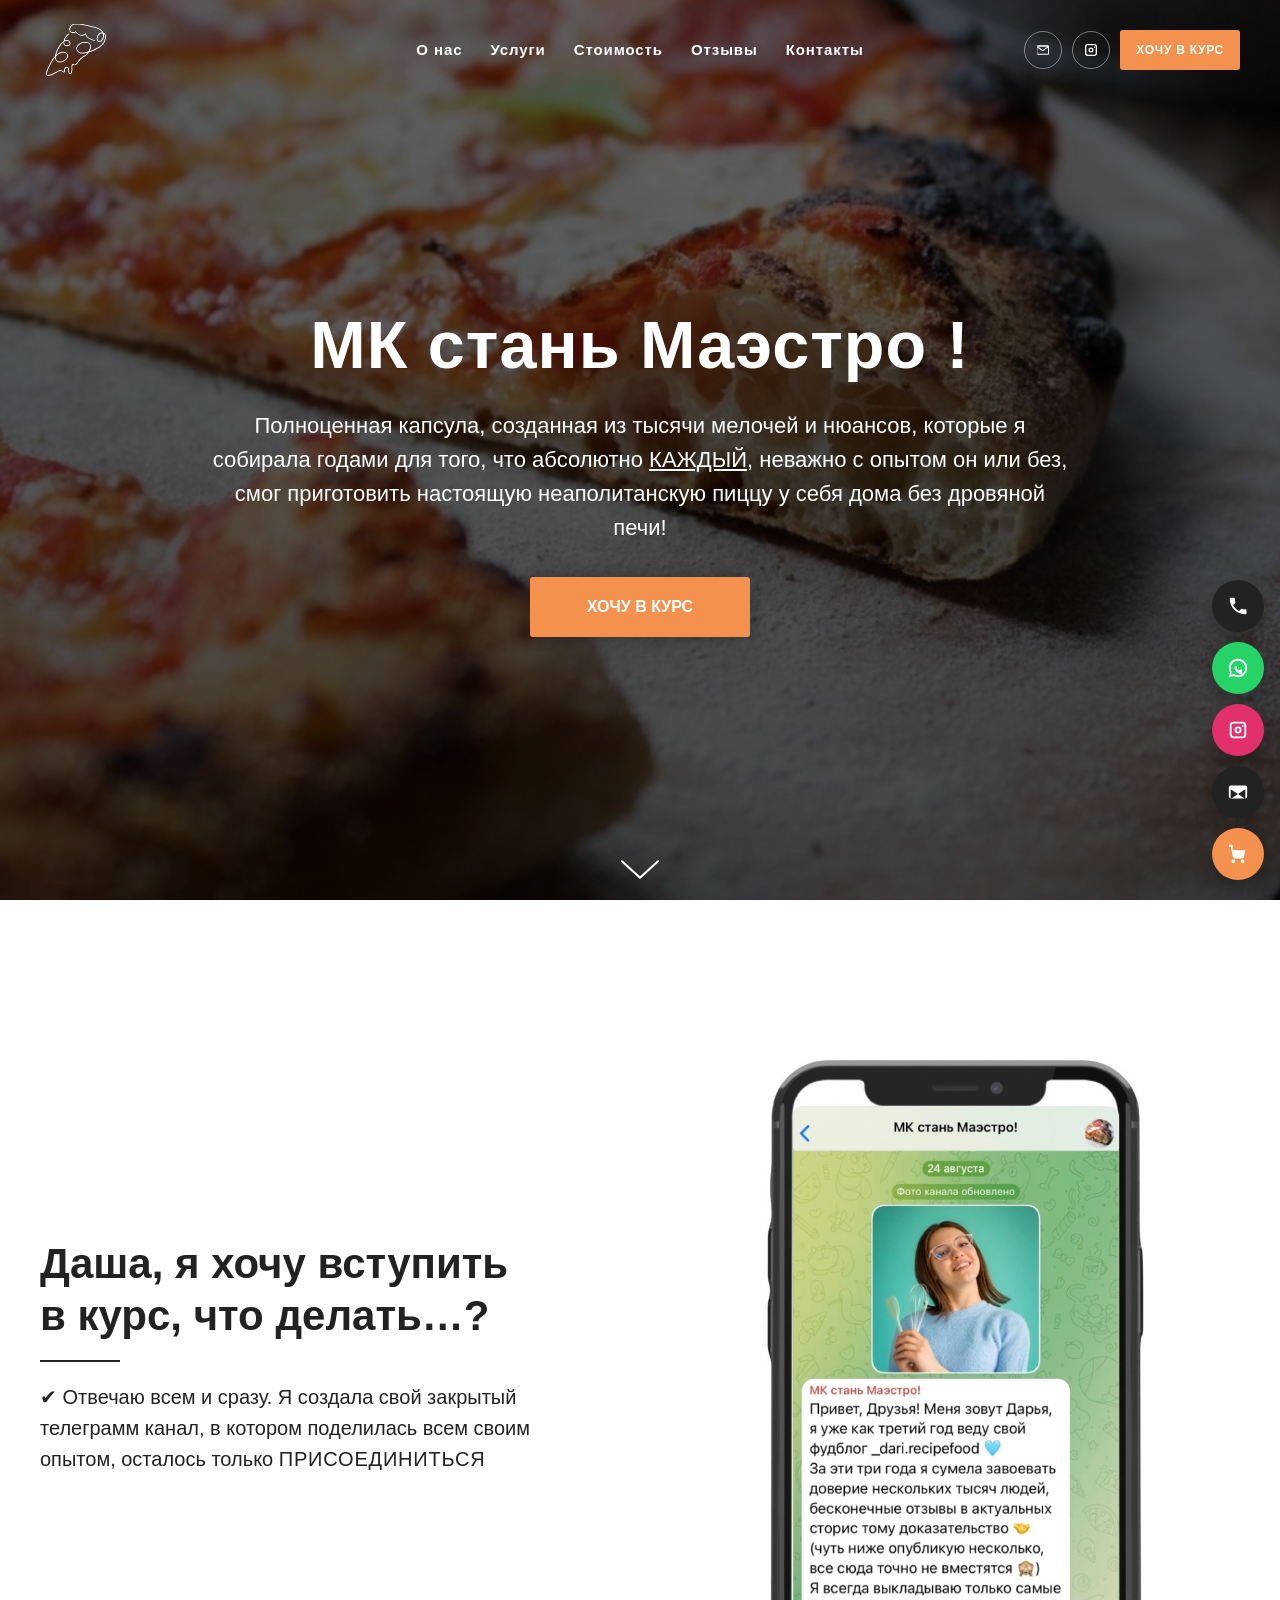
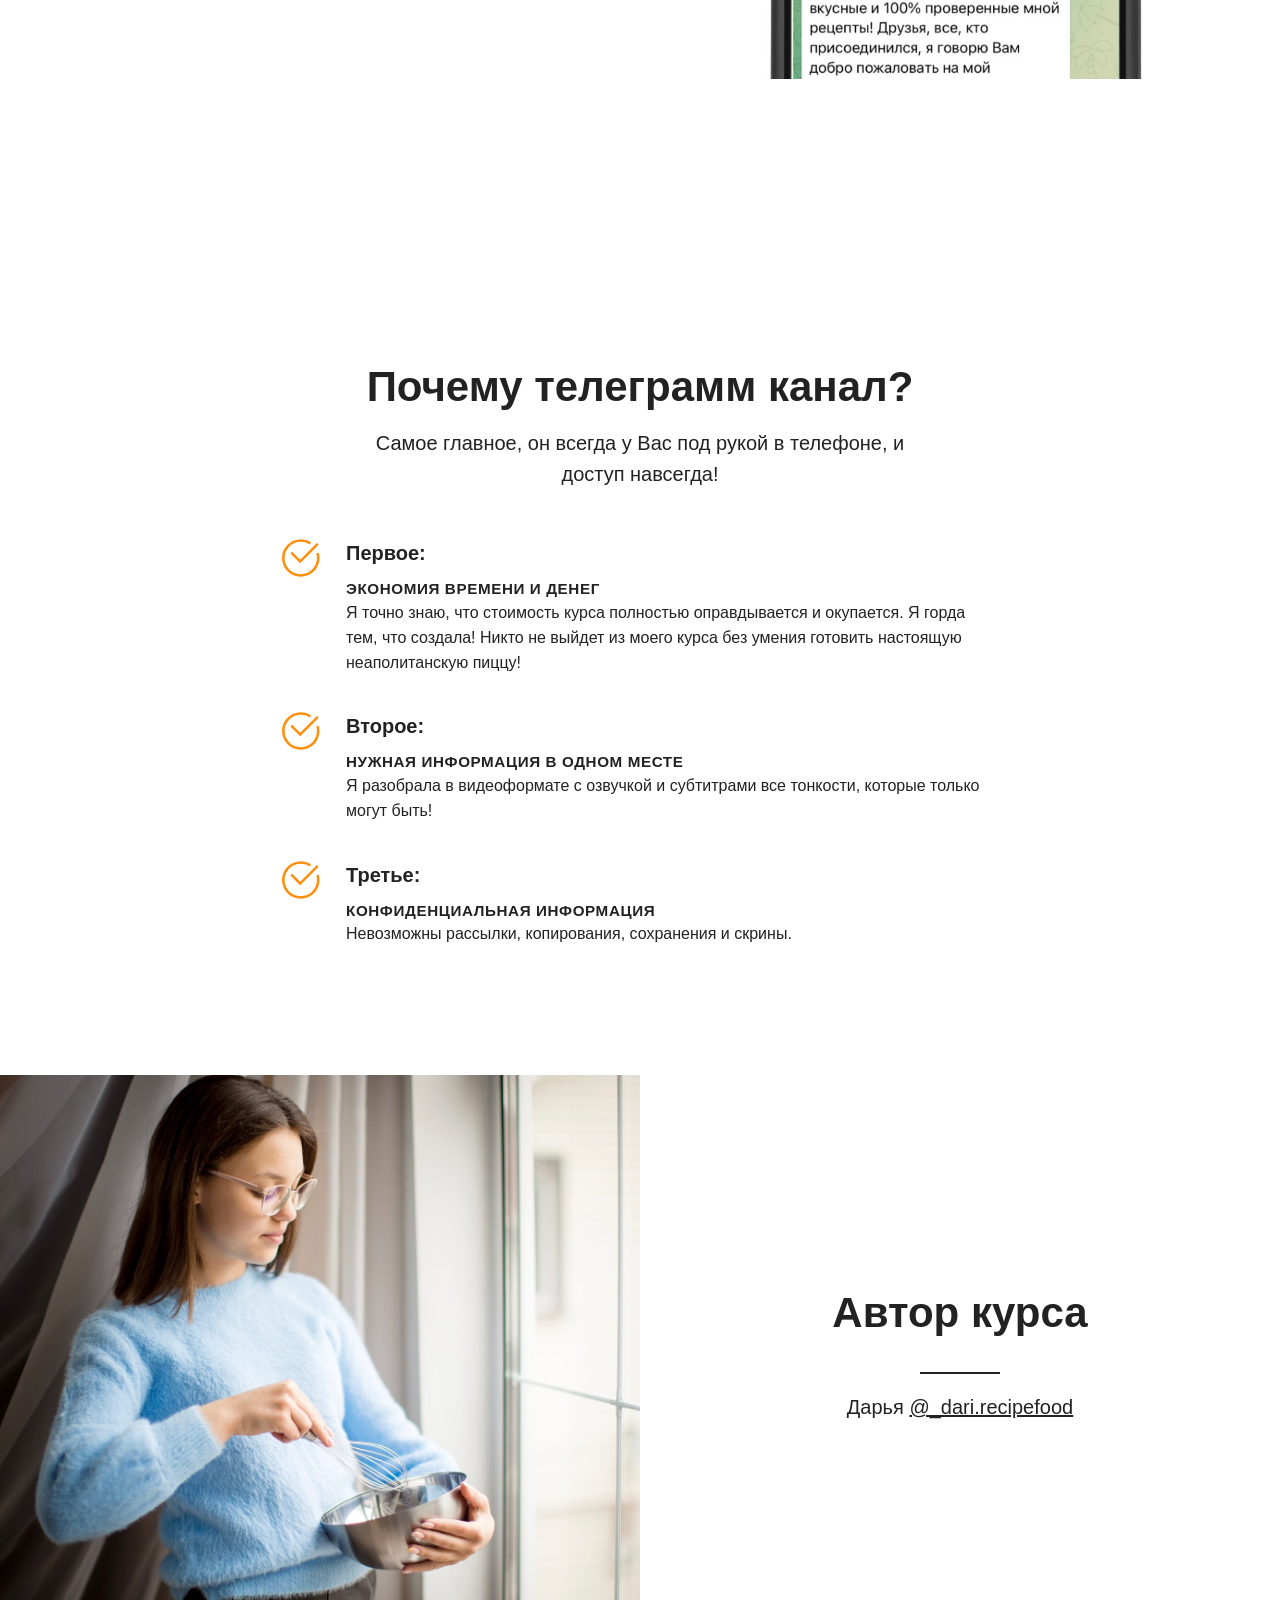
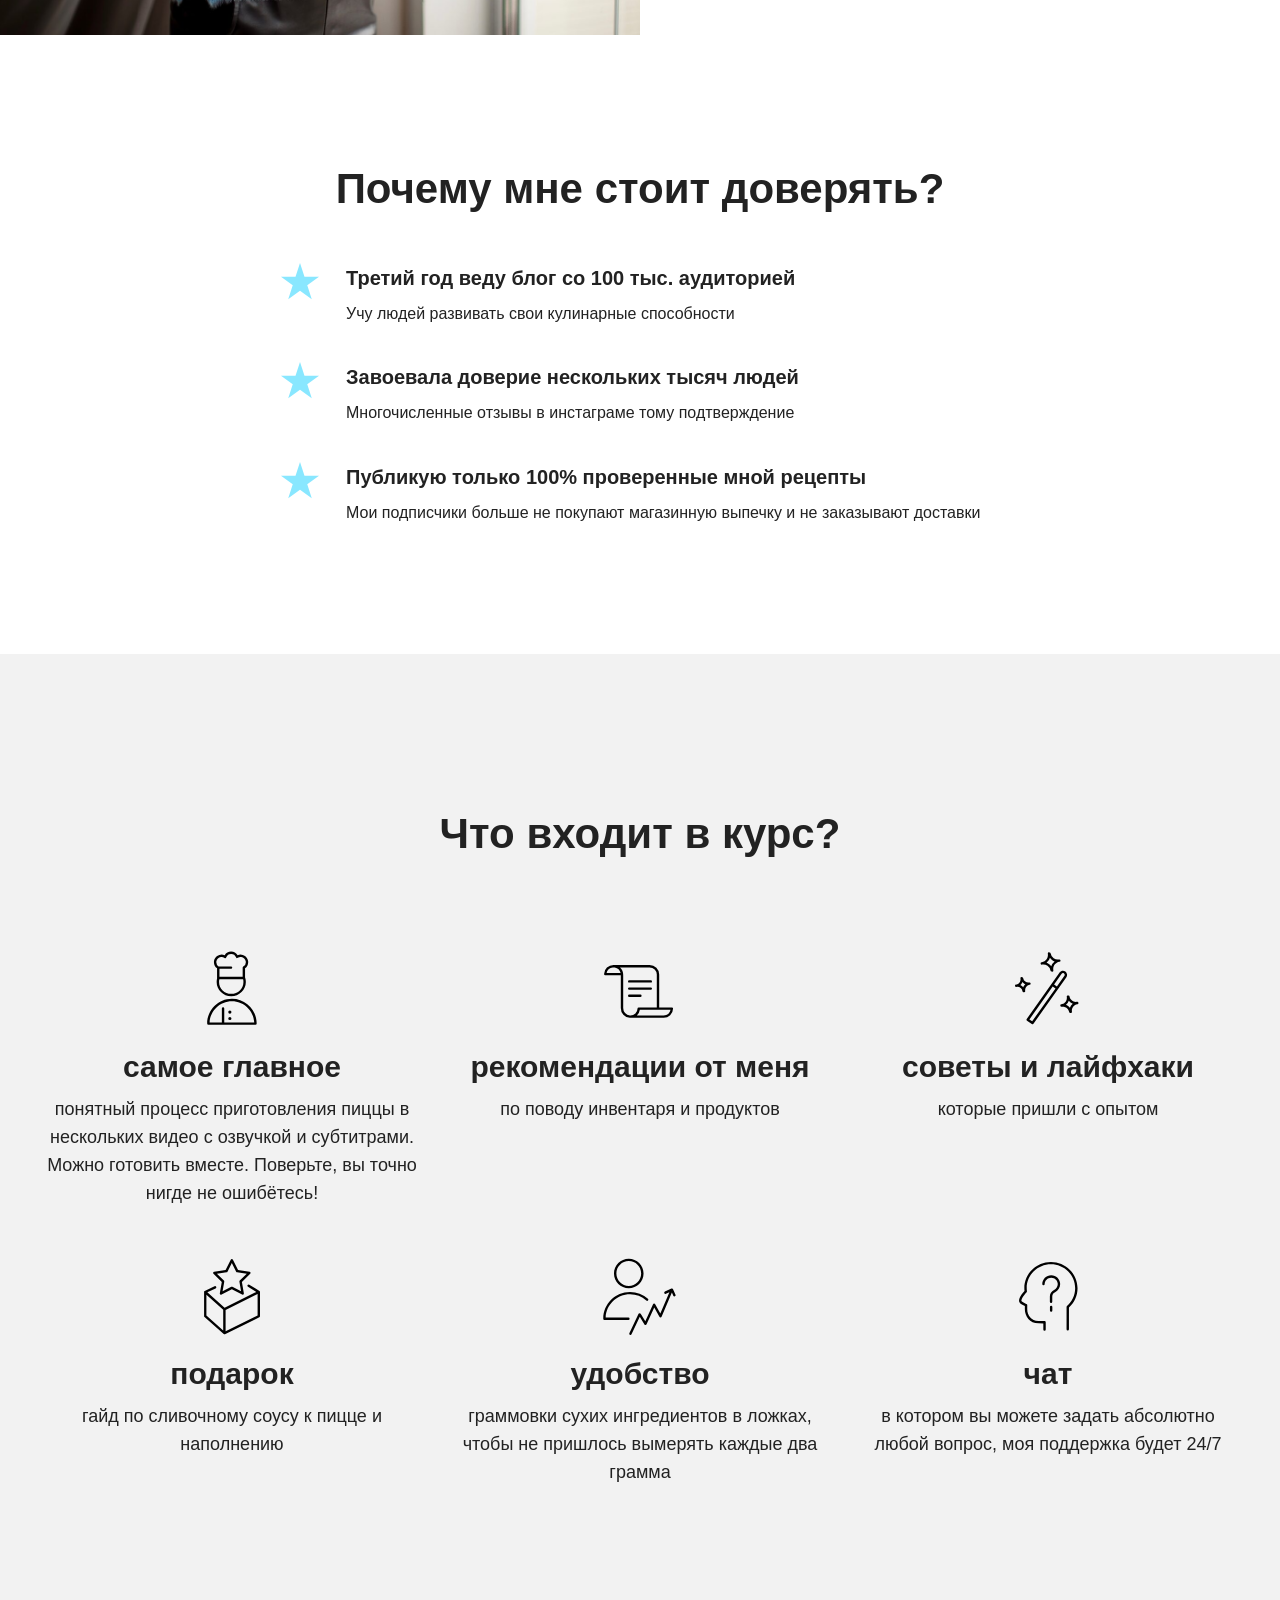
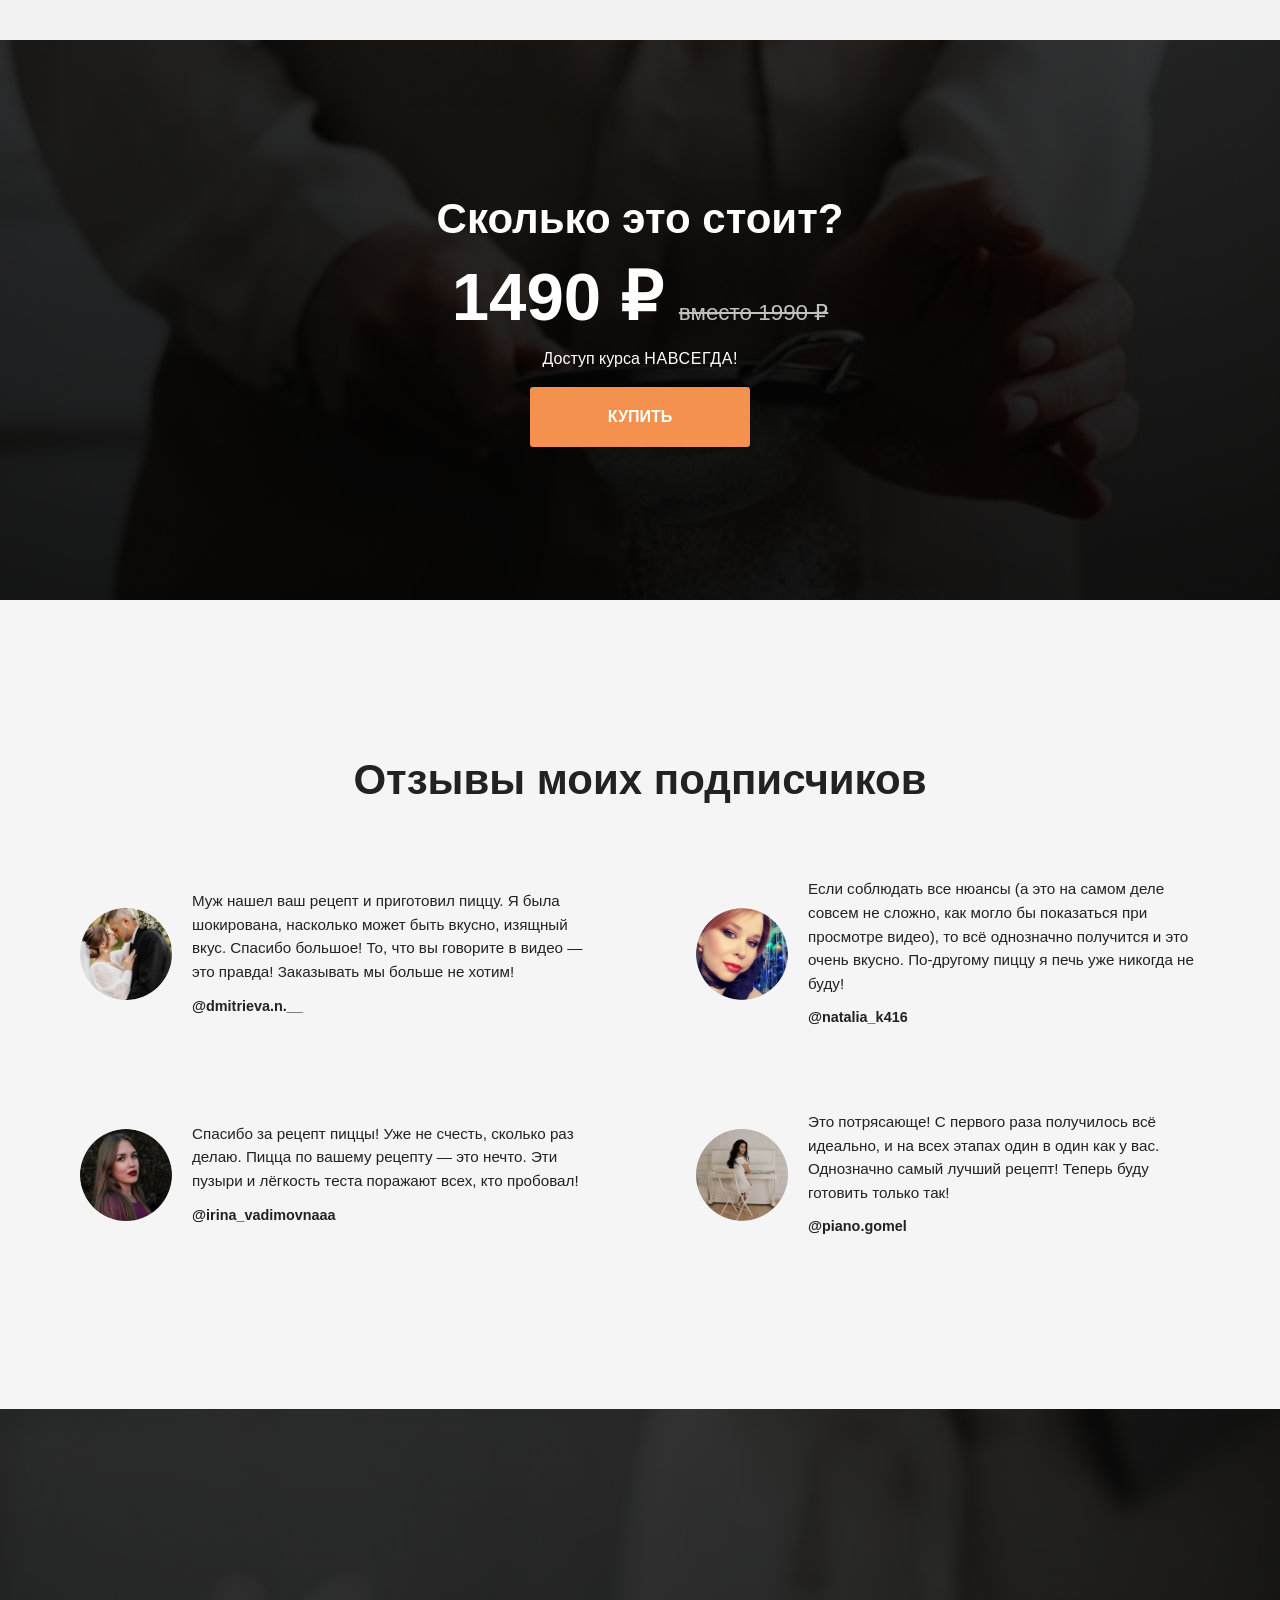
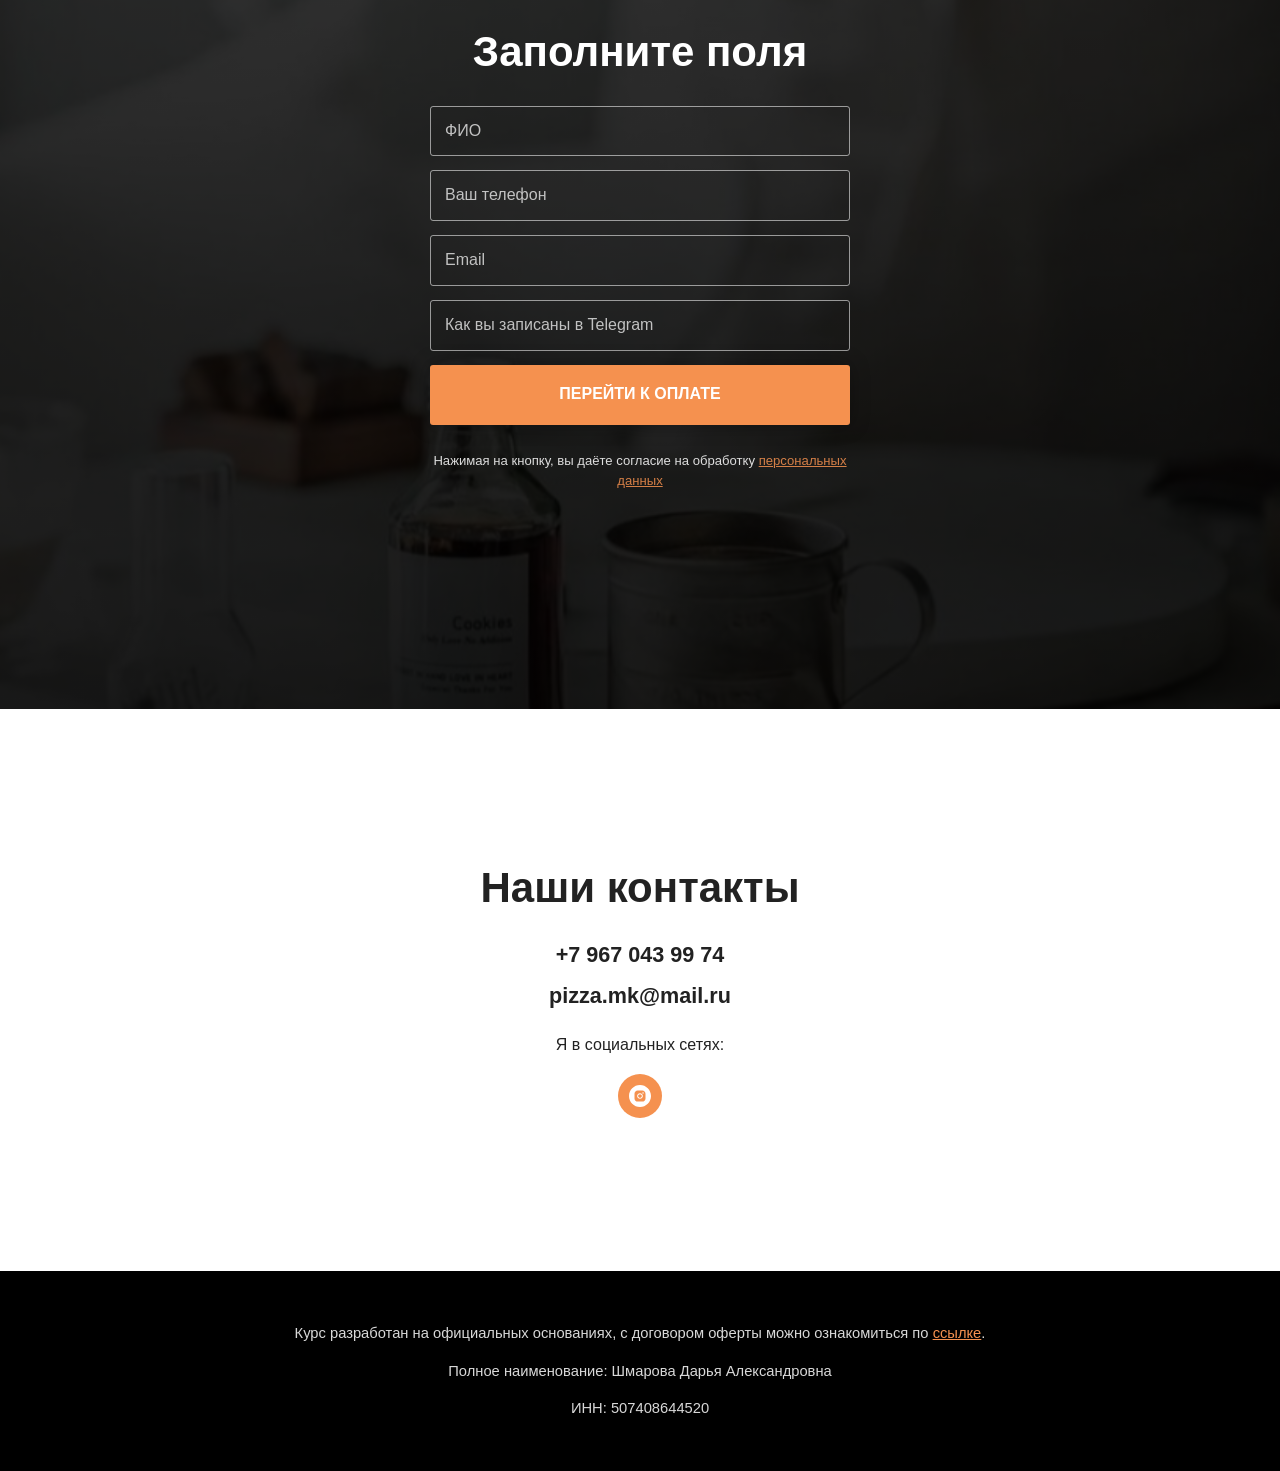
<file: index.html>
<!DOCTYPE html>
<html lang="ru">
<head>
  <meta charset="utf-8" />
  <meta name="viewport" content="width=device-width, initial-scale=1" />
  <meta name="robots" content="noindex, nofollow" />
  <title>МК стань Маэстро — курс неаполитанской пиццы дома</title>
  <meta name="description" content="Онлайн-курс Дарьи: настоящая неаполитанская пицца дома без дровяной печи. Видео с озвучкой и субтитрами, доступ навсегда. 1490 ₽ вместо 1990 ₽." />
  <link rel="icon" type="image/png" sizes="32x32" href="img/favicon-32.png" />
  <link rel="icon" type="image/png" sizes="192x192" href="img/favicon-192.png" />
  <link rel="apple-touch-icon" href="img/apple-touch.png" />
  <meta property="og:type" content="website" />
  <meta property="og:locale" content="ru_RU" />
  <meta property="og:site_name" content="МК стань Маэстро" />
  <meta property="og:title" content="МК стань Маэстро — курс неаполитанской пиццы дома" />
  <meta property="og:description" content="Настоящая неаполитанская пицца дома без дровяной печи. Видео, поддержка 24/7, доступ навсегда. 1490 ₽." />
  <meta property="og:image" content="img/hero.jpeg" />
  <meta name="twitter:card" content="summary_large_image" />
  <link rel="preconnect" href="https://static.tildacdn.pub" />
  <link rel="stylesheet" href="https://static.tildacdn.pub/css/fonts-tildasans.css" />
  <link rel="stylesheet" href="css/styles.css" />
  <script type="application/ld+json">
  {
    "@context": "https://schema.org",
    "@graph": [
      {
        "@type": "Person",
        "name": "Шмарова Дарья Александровна",
        "alternateName": "Дарья",
        "url": "https://www.instagram.com/_dari.recipefood",
        "email": "pizza.mk@mail.ru",
        "telephone": "+79670439974"
      },
      {
        "@type": "Product",
        "name": "МК стань Маэстро — курс неаполитанской пиццы",
        "description": "Онлайн-курс: настоящая неаполитанская пицца дома без дровяной печи. Видео с озвучкой и субтитрами, доступ навсегда.",
        "brand": "Дарья",
        "image": "img/hero.jpeg",
        "offers": {
          "@type": "Offer",
          "price": "1490",
          "priceCurrency": "RUB",
          "availability": "https://schema.org/InStock"
        }
      }
    ]
  }
  </script>
</head>
<body>
  <header class="header" data-header>
    <div class="container header__inner">
      <a class="header__logo" href="#top" aria-label="МК стань Маэстро">
        <img src="img/logo.png" alt="Логотип курса — кусочек пиццы" width="72" height="64" />
      </a>
      <nav class="nav" data-nav id="site-nav" aria-label="Навигация по странице">
        <a href="#author">О нас</a>
        <a href="#program">Услуги</a>
        <a href="#price">Стоимость</a>
        <a href="#reviews">Отзывы</a>
        <a href="#contacts">Контакты</a>
        <div class="nav__extra">
          <a class="btn nav__cta" href="#join">Хочу в курс</a>
          <a class="nav__phone" href="tel:+79670439974">+7 967 043 99 74</a>
        </div>
      </nav>
      <div class="header__socials">
        <a class="social" href="mailto:pizza.mk@mail.ru" aria-label="Написать на почту">
          <svg viewBox="0 0 24 24" width="16" height="16" aria-hidden="true"><path fill="currentColor" d="M3 6.5A1.5 1.5 0 0 1 4.5 5h15A1.5 1.5 0 0 1 21 6.5v11a1.5 1.5 0 0 1-1.5 1.5h-15A1.5 1.5 0 0 1 3 17.5v-11Zm1.7.5 7.05 5.1L18.3 7H4.7Zm14.8 1.2-7.2 5.2a1.2 1.2 0 0 1-1.4 0L3.5 8.7v8.8h16V8.7Z"/></svg>
        </a>
        <a class="social" href="https://www.instagram.com/_dari.recipefood" target="_blank" rel="noopener noreferrer" aria-label="Instagram @_dari.recipefood">
          <svg viewBox="0 0 24 24" width="16" height="16" aria-hidden="true"><path fill="currentColor" d="M7 3h10a4 4 0 0 1 4 4v10a4 4 0 0 1-4 4H7a4 4 0 0 1-4-4V7a4 4 0 0 1 4-4zm10 2H7a2 2 0 0 0-2 2v10a2 2 0 0 0 2 2h10a2 2 0 0 0 2-2V7a2 2 0 0 0-2-2zm-5 3.2A3.8 3.8 0 1 1 8.2 12 3.8 3.8 0 0 1 12 8.2zm0 2A1.8 1.8 0 1 0 13.8 12 1.8 1.8 0 0 0 12 10.2zM17.2 6.6a1 1 0 1 1-1 1 1 1 0 0 1 1-1z"/></svg>
        </a>
        <a class="header__cta" href="#join">Хочу в курс</a>
        <button class="burger" type="button" data-burger aria-expanded="false" aria-controls="site-nav" aria-label="Открыть меню">
          <span></span>
        </button>
      </div>
    </div>
  </header>

  <main id="top">
    <section class="hero">
      <div class="hero__media">
        <img src="img/hero.jpeg" alt="Неаполитанская пицца с пузырчатым краем" width="1600" height="1067" fetchpriority="high" />
      </div>
      <div class="hero__shade"></div>
      <div class="hero__content">
        <h1>МК стань Маэстро !</h1>
        <p>Полноценная капсула, созданная из тысячи мелочей и нюансов, которые я собирала годами для того, что абсолютно <u>КАЖДЫЙ</u>, неважно с опытом он или без, смог приготовить настоящую неаполитанскую пиццу у себя дома без дровяной печи!</p>
        <a class="btn" href="#join">Хочу в курс</a>
      </div>
      <a class="hero__arrow" href="#join" aria-label="Листать вниз">
        <svg viewBox="0 0 38.4 18.6" width="38" height="19" aria-hidden="true"><path fill="currentColor" d="M19.2 18.6c-.24 0-.48-.09-.67-.26L.33 1.74A1 1 0 1 1 1.67.26L19.2 16.24 36.74.26a1 1 0 0 1 1.35 1.48L19.88 18.33c-.19.18-.43.27-.68.27z"/></svg>
      </a>
    </section>

    <section class="section" id="join">
      <div class="container split">
        <div class="split__text">
          <h2>Даша, я хочу вступить в курс, что делать…?</h2>
          <div class="split__line"></div>
          <p>✔ Отвечаю всем и сразу. Я создала свой закрытый телеграмм канал, в котором поделилась всем своим опытом, осталось только <span class="caps">присоединиться</span></p>
        </div>
        <div class="split__media split__media_shot">
          <img src="img/telegram.jpeg" alt="Закрытый телеграм-канал курса на экране телефона" width="800" height="800" loading="lazy" />
        </div>
      </div>
    </section>

    <section class="section section_tight">
      <div class="container">
        <h2>Почему телеграмм канал?</h2>
        <p class="lead">Самое главное, он всегда у Вас под рукой в телефоне, и доступ навсегда!</p>
        <div class="stack-list">
          <article class="stack-item">
            <span class="icon-mask icon-check" aria-hidden="true"></span>
            <div>
              <h3>Первое:</h3>
              <p class="stack-item__lead">Экономия времени и денег</p>
              <p>Я точно знаю, что стоимость курса полностью оправдывается и окупается. Я горда тем, что создала! Никто не выйдет из моего курса без умения готовить настоящую неаполитанскую пиццу!</p>
            </div>
          </article>
          <article class="stack-item">
            <span class="icon-mask icon-check" aria-hidden="true"></span>
            <div>
              <h3>Второе:</h3>
              <p class="stack-item__lead">Нужная информация в одном месте</p>
              <p>Я разобрала в видеоформате с озвучкой и субтитрами все тонкости, которые только могут быть!</p>
            </div>
          </article>
          <article class="stack-item">
            <span class="icon-mask icon-check" aria-hidden="true"></span>
            <div>
              <h3>Третье:</h3>
              <p class="stack-item__lead">Конфиденциальная информация</p>
              <p>Невозможны рассылки, копирования, сохранения и скрины.</p>
            </div>
          </article>
        </div>
      </div>
    </section>

    <section class="author" id="author">
      <div class="author__grid">
        <div class="author__photo">
          <img src="img/author.jpeg" alt="Дарья — автор курса" width="800" height="1000" loading="lazy" />
        </div>
        <div class="author__text">
          <h2>Автор курса</h2>
          <div class="split__line"></div>
          <p>Дарья <a href="https://www.instagram.com/_dari.recipefood" target="_blank" rel="noopener noreferrer">@_dari.recipefood</a></p>
        </div>
      </div>
    </section>

    <section class="section section_tight">
      <div class="container">
        <h2>Почему мне стоит доверять?</h2>
        <div class="stack-list">
          <article class="stack-item">
            <span class="icon-mask icon-star" aria-hidden="true"></span>
            <div>
              <h3>Третий год веду блог со 100 тыс. аудиторией</h3>
              <p>Учу людей развивать свои кулинарные способности</p>
            </div>
          </article>
          <article class="stack-item">
            <span class="icon-mask icon-star" aria-hidden="true"></span>
            <div>
              <h3>Завоевала доверие нескольких тысяч людей</h3>
              <p>Многочисленные отзывы в инстаграме тому подтверждение</p>
            </div>
          </article>
          <article class="stack-item">
            <span class="icon-mask icon-star" aria-hidden="true"></span>
            <div>
              <h3>Публикую только 100% проверенные мной рецепты</h3>
              <p>Мои подписчики больше не покупают магазинную выпечку и не заказывают доставки</p>
            </div>
          </article>
        </div>
      </div>
    </section>

    <section class="section section_soft" id="program">
      <div class="container">
        <h2>Что входит в курс?</h2>
        <div class="cards">
          <article class="card">
            <img src="img/icons/cook.svg" alt="" width="80" height="80" />
            <h3>самое главное</h3>
            <p>понятный процесс приготовления пиццы в нескольких видео с озвучкой и субтитрами. Можно готовить вместе. Поверьте, вы точно нигде не ошибётесь!</p>
          </article>
          <article class="card">
            <img src="img/icons/scroll.svg" alt="" width="80" height="80" />
            <h3>рекомендации от меня</h3>
            <p>по поводу инвентаря и продуктов</p>
          </article>
          <article class="card">
            <img src="img/icons/wand.svg" alt="" width="80" height="80" />
            <h3>советы и лайфхаки</h3>
            <p>которые пришли с опытом</p>
          </article>
          <article class="card">
            <img src="img/icons/gift.svg" alt="" width="80" height="80" />
            <h3>подарок</h3>
            <p>гайд по сливочному соусу к пицце и наполнению</p>
          </article>
          <article class="card">
            <img src="img/icons/growth.svg" alt="" width="80" height="80" />
            <h3>удобство</h3>
            <p>граммовки сухих ингредиентов в ложках, чтобы не пришлось вымерять каждые два грамма</p>
          </article>
          <article class="card">
            <img src="img/icons/chat.svg" alt="" width="80" height="80" />
            <h3>чат</h3>
            <p>в котором вы можете задать абсолютно любой вопрос, моя поддержка будет 24/7</p>
          </article>
        </div>
      </div>
    </section>

    <section class="cover" id="price">
      <div class="cover__media">
        <img src="img/price.jpeg" alt="Готовая домашняя пицца" width="1920" height="1080" loading="lazy" />
      </div>
      <div class="cover__shade"></div>
      <div class="cover__content">
        <h2>Сколько это стоит?</h2>
        <div class="price">
          <span class="price__now">1490 ₽</span>
          <span class="price__old">вместо 1990 ₽</span>
        </div>
        <p>Доступ курса <span class="caps">навсегда</span>!</p>
        <a class="btn btn_ghost" href="#order">Купить</a>
      </div>
    </section>

    <section class="section section_softer" id="reviews">
      <div class="container">
        <h2>Отзывы моих подписчиков</h2>
        <div class="reviews">
          <figure class="review">
            <img src="img/review-1.jpeg" alt="" width="92" height="92" loading="lazy" />
            <figcaption>
              <p>Муж нашел ваш рецепт и приготовил пиццу. Я была шокирована, насколько может быть вкусно, изящный вкус. Спасибо большое! То, что вы говорите в видео — это правда! Заказывать мы больше не хотим!</p>
              <cite>@dmitrieva.n.__</cite>
            </figcaption>
          </figure>
          <figure class="review">
            <img src="img/review-2.jpeg" alt="" width="92" height="92" loading="lazy" />
            <figcaption>
              <p>Если соблюдать все нюансы (а это на самом деле совсем не сложно, как могло бы показаться при просмотре видео), то всё однозначно получится и это очень вкусно. По-другому пиццу я печь уже никогда не буду!</p>
              <cite>@natalia_k416</cite>
            </figcaption>
          </figure>
          <figure class="review">
            <img src="img/review-3.jpeg" alt="" width="92" height="92" loading="lazy" />
            <figcaption>
              <p>Спасибо за рецепт пиццы! Уже не счесть, сколько раз делаю. Пицца по вашему рецепту — это нечто. Эти пузыри и лёгкость теста поражают всех, кто пробовал!</p>
              <cite>@irina_vadimovnaaa</cite>
            </figcaption>
          </figure>
          <figure class="review">
            <img src="img/review-4.jpeg" alt="" width="92" height="92" loading="lazy" />
            <figcaption>
              <p>Это потрясающе! С первого раза получилось всё идеально, и на всех этапах один в один как у вас. Однозначно самый лучший рецепт! Теперь буду готовить только так!</p>
              <cite>@piano.gomel</cite>
            </figcaption>
          </figure>
        </div>
      </div>
    </section>

    <section class="cover cover_full" id="order">
      <div class="cover__media">
        <img src="img/form.jpeg" alt="Пицца на столе" width="1920" height="1080" loading="lazy" />
      </div>
      <div class="cover__shade"></div>
      <div class="cover__content">
        <h2>Заполните поля</h2>
        <form class="form" data-order-form novalidate>
          <p class="form__error" role="alert">Заполните имя, телефон и email — они нужны для чека и доступа.</p>
          <label class="visually-hidden" for="name">ФИО</label>
          <input id="name" name="name" type="text" autocomplete="name" required placeholder="ФИО" />
          <label class="visually-hidden" for="phone">Телефон</label>
          <input id="phone" name="phone" type="tel" autocomplete="tel" required placeholder="Ваш телефон" />
          <label class="visually-hidden" for="email">Email</label>
          <input id="email" name="email" type="email" autocomplete="email" required placeholder="Email" />
          <label class="visually-hidden" for="telegram">Как вы записаны в Telegram</label>
          <input id="telegram" name="telegram" type="text" placeholder="Как вы записаны в Telegram" />
          <button class="btn" type="submit">Перейти к оплате</button>
          <p class="form__note">Нажимая на кнопку, вы даёте согласие на обработку <a href="politika.html">персональных данных</a></p>
        </form>
      </div>
    </section>

    <section class="section contacts" id="contacts">
      <div class="container">
        <h2>Наши контакты</h2>
        <div class="contacts__list">
          <a href="tel:+79670439974">+7 967 043 99 74</a>
          <a href="mailto:pizza.mk@mail.ru">pizza.mk@mail.ru</a>
        </div>
        <p>Я в социальных сетях:</p>
        <a class="social social_fill" href="https://www.instagram.com/_dari.recipefood" target="_blank" rel="noopener noreferrer" aria-label="Instagram @_dari.recipefood">
          <svg viewBox="0 0 100 100" width="22" height="22" aria-hidden="true"><path fill="currentColor" fill-rule="evenodd" d="M50 100C77.6 100 100 77.6 100 50S77.6 0 50 0 0 22.4 0 50s22.4 50 50 50ZM25 39.4C25 31.5 31.5 25 39.4 25h21.2C68.5 25 75 31.5 75 39.4v21.4C75 68.7 68.5 75.2 60.6 75.2H39.4C31.5 75.2 25 68.7 25 60.8V39.4Zm12 10.6c0-7.1 5.8-12.9 13-12.9s13 5.8 13 12.9-5.8 12.9-13 12.9-13-5.8-13-12.9Zm4.7 0c0 4.5 3.8 8.2 8.3 8.2s8.3-3.7 8.3-8.2-3.8-8.2-8.3-8.2-8.3 3.7-8.3 8.2Zm21.6-10.4a3.1 3.1 0 1 0 0-6.1 3.1 3.1 0 0 0 0 6.1Z"/></svg>
        </a>
      </div>
    </section>
  </main>

  <aside class="stickies" data-stickies aria-label="Быстрые контакты">
    <a class="sticky" href="tel:+79670439974" data-label="Позвонить">
      <svg viewBox="0 0 24 24" width="22" height="22" aria-hidden="true"><path fill="currentColor" d="M6.6 10.8c1.4 2.8 3.8 5.1 6.6 6.6l2.2-2.2c.3-.3.7-.4 1.1-.2 1.2.4 2.5.6 3.8.6.6 0 1 .4 1 1V20c0 .6-.4 1-1 1C10.6 21 3 13.4 3 4c0-.6.4-1 1-1h3.5c.6 0 1 .4 1 1 0 1.3.2 2.6.6 3.8.1.4 0 .8-.3 1.1L6.6 10.8z"/></svg>
      <span class="visually-hidden">Позвонить +7 967 043 99 74</span>
    </a>
    <a class="sticky sticky_wa" href="https://wa.me/79670439974" target="_blank" rel="noopener noreferrer" data-label="WhatsApp">
      <svg viewBox="0 0 24 24" width="22" height="22" aria-hidden="true"><path fill="currentColor" d="M12 2C6.5 2 2 6.5 2 12c0 1.8.5 3.4 1.3 4.9L2 22l5.2-1.3C8.6 21.5 10.2 22 12 22c5.5 0 10-4.5 10-10S17.5 2 12 2zm0 18c-1.5 0-3-.4-4.3-1.2l-.3-.2-3.1.8.8-3-.2-.3C4.4 15 4 13.5 4 12c0-4.4 3.6-8 8-8s8 3.6 8 8-3.6 8-8 8zm4.4-5.8c-.2-.1-1.4-.7-1.6-.8-.2-.1-.4-.1-.5.1l-.8 1c-.1.1-.3.2-.5.1-1-.4-1.9-1.1-2.6-2-.2-.3.2-.3.5-.8.1-.1 0-.3 0-.4l-.4-1c-.1-.3-.2-.3-.4-.3h-.5c-.2 0-.4.1-.6.3-.2.2-.8.8-.8 1.9 0 1.1.8 2.2.9 2.3.1.2 1.6 2.5 3.9 3.4 1.5.6 1.8.5 2.2.5.3 0 1.1-.4 1.3-.9.2-.4.2-.8.1-.9 0-.1-.2-.1-.4-.2z"/></svg>
      <span class="visually-hidden">Написать в WhatsApp</span>
    </a>
    <a class="sticky sticky_ig" href="https://www.instagram.com/_dari.recipefood" target="_blank" rel="noopener noreferrer" data-label="Instagram">
      <svg viewBox="0 0 24 24" width="22" height="22" aria-hidden="true"><path fill="currentColor" d="M7 3h10a4 4 0 0 1 4 4v10a4 4 0 0 1-4 4H7a4 4 0 0 1-4-4V7a4 4 0 0 1 4-4zm10 2H7a2 2 0 0 0-2 2v10a2 2 0 0 0 2 2h10a2 2 0 0 0 2-2V7a2 2 0 0 0-2-2zm-5 3.2A3.8 3.8 0 1 1 8.2 12 3.8 3.8 0 0 1 12 8.2zm0 2A1.8 1.8 0 1 0 13.8 12 1.8 1.8 0 0 0 12 10.2zM17.2 6.6a1 1 0 1 1-1 1 1 1 0 0 1 1-1z"/></svg>
      <span class="visually-hidden">Instagram @_dari.recipefood</span>
    </a>
    <a class="sticky" href="mailto:pizza.mk@mail.ru" data-label="Почта">
      <svg viewBox="0 0 24 24" width="22" height="22" aria-hidden="true"><path fill="currentColor" d="M4 5h16a2 2 0 0 1 2 2v10a2 2 0 0 1-2 2H4a2 2 0 0 1-2-2V7a2 2 0 0 1 2-2zm8 7L4.5 7h15L12 12zm0 2.2 8 5.3V9.1l-8 5.1-8-5.1v10.4l8-5.3z"/></svg>
      <span class="visually-hidden">Написать на pizza.mk@mail.ru</span>
    </a>
    <a class="sticky sticky_buy" href="#order" data-label="К оплате" data-sticky-buy>
      <svg viewBox="0 0 24 24" width="22" height="22" aria-hidden="true"><path fill="currentColor" d="M7 18a2 2 0 1 0 0 4 2 2 0 0 0 0-4zm10 0a2 2 0 1 0 0 4 2 2 0 0 0 0-4zM6.2 6l.4 2H20l-1.6 7.2a2 2 0 0 1-2 1.6H8.4a2 2 0 0 1-2-1.6L4.2 4H2V2h3.2a1 1 0 0 1 1 .8L6.2 6z"/></svg>
      <span class="visually-hidden">Перейти к оплате</span>
    </a>
  </aside>

  <footer class="footer">
    <div class="container">
      <p>Курс разработан на официальных основаниях, с договором оферты можно ознакомиться по <a href="oferta.html">ссылке</a>.</p>
      <p>Полное наименование: Шмарова Дарья Александровна</p>
      <p>ИНН: 507408644520</p>
    </div>
  </footer>
  <script src="js/main.js" defer></script>
</body>
</html>
</file>
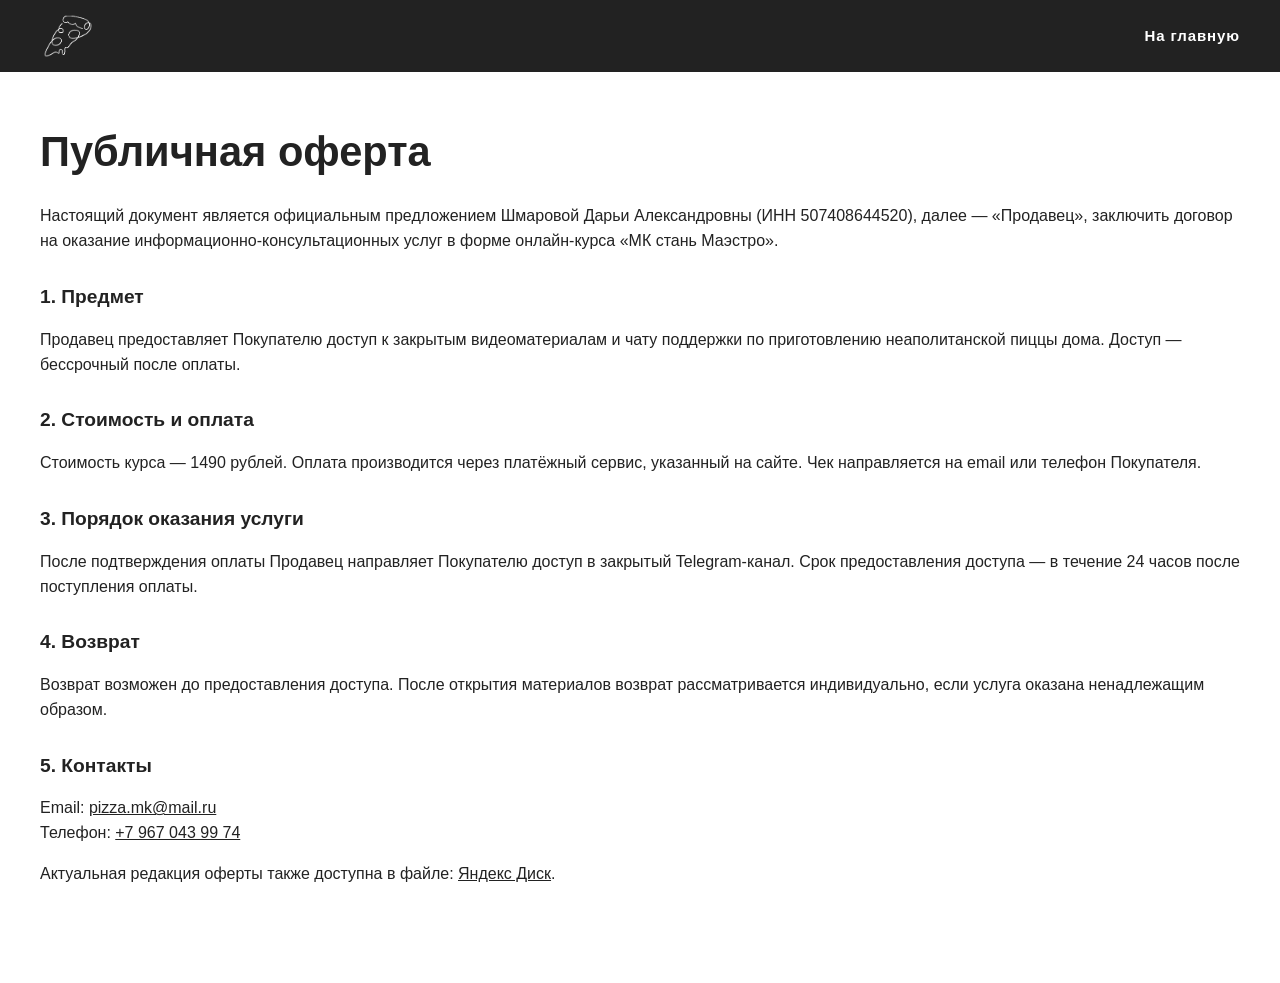
<file: oferta.html>
<!DOCTYPE html>
<html lang="ru">
<head>
  <meta charset="utf-8" />
  <meta name="viewport" content="width=device-width, initial-scale=1" />
  <meta name="robots" content="noindex, nofollow" />
  <title>Договор оферты — МК стань Маэстро</title>
  <meta name="description" content="Публичная оферта на онлайн-курс «МК стань Маэстро». Продавец: Шмарова Дарья Александровна, ИНН 507408644520." />
  <link rel="icon" type="image/png" sizes="32x32" href="img/favicon-32.png" />
  <link rel="stylesheet" href="https://static.tildacdn.pub/css/fonts-tildasans.css" />
  <link rel="stylesheet" href="css/styles.css" />
</head>
<body>
  <header class="page-head">
    <div class="container header__inner">
      <a class="header__logo" href="index.html"><img src="img/logo.png" alt="МК стань Маэстро" width="56" height="50" /></a>
      <nav class="nav"><a href="index.html">На главную</a></nav>
    </div>
  </header>
  <main class="container legal-page">
    <h1>Публичная оферта</h1>
    <p>Настоящий документ является официальным предложением Шмаровой Дарьи Александровны (ИНН 507408644520), далее — «Продавец», заключить договор на оказание информационно-консультационных услуг в форме онлайн-курса «МК стань Маэстро».</p>
    <h2>1. Предмет</h2>
    <p>Продавец предоставляет Покупателю доступ к закрытым видеоматериалам и чату поддержки по приготовлению неаполитанской пиццы дома. Доступ — бессрочный после оплаты.</p>
    <h2>2. Стоимость и оплата</h2>
    <p>Стоимость курса — 1490 рублей. Оплата производится через платёжный сервис, указанный на сайте. Чек направляется на email или телефон Покупателя.</p>
    <h2>3. Порядок оказания услуги</h2>
    <p>После подтверждения оплаты Продавец направляет Покупателю доступ в закрытый Telegram-канал. Срок предоставления доступа — в течение 24 часов после поступления оплаты.</p>
    <h2>4. Возврат</h2>
    <p>Возврат возможен до предоставления доступа. После открытия материалов возврат рассматривается индивидуально, если услуга оказана ненадлежащим образом.</p>
    <h2>5. Контакты</h2>
    <p>Email: <a href="mailto:pizza.mk@mail.ru">pizza.mk@mail.ru</a><br />Телефон: <a href="tel:+79670439974">+7 967 043 99 74</a></p>
    <p>Актуальная редакция оферты также доступна в файле: <a href="https://disk.yandex.ru/i/UGt9RkK4c8U8oQ" rel="noopener noreferrer">Яндекс Диск</a>.</p>
  </main>
</body>
</html>
</file>
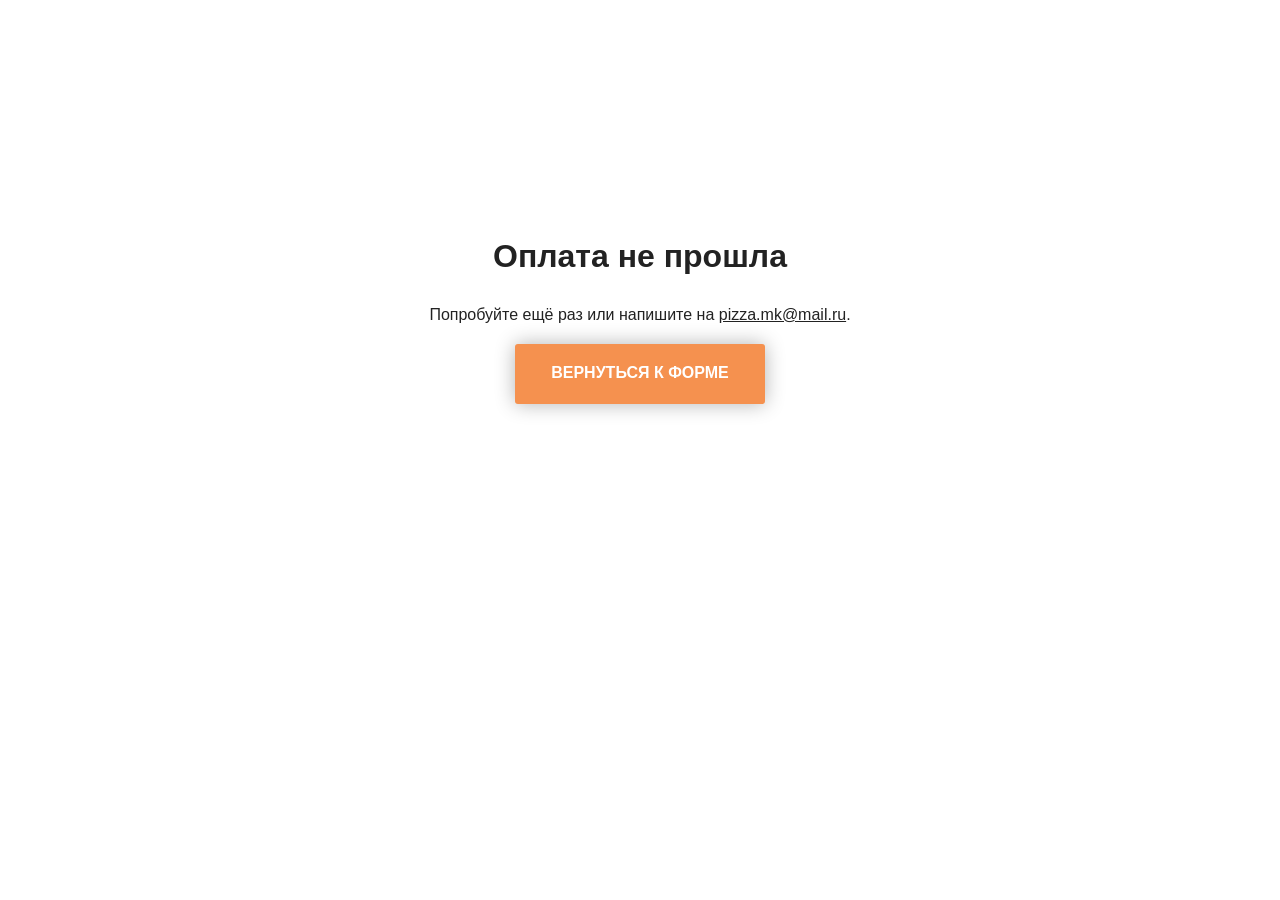
<file: oshibka.html>
<!DOCTYPE html>
<html lang="ru">
<head>
  <meta charset="utf-8" />
  <meta name="viewport" content="width=device-width, initial-scale=1" />
  <title>Оплата не прошла — МК стань Маэстро</title>
  <meta name="robots" content="noindex, nofollow" />
  <link rel="icon" type="image/png" sizes="32x32" href="img/favicon-32.png" />
  <link rel="stylesheet" href="https://static.tildacdn.pub/css/fonts-tildasans.css" />
  <link rel="stylesheet" href="css/styles.css" />
</head>
<body>
  <main class="thanks">
    <div>
      <h1>Оплата не прошла</h1>
      <p>Попробуйте ещё раз или напишите на <a href="mailto:pizza.mk@mail.ru">pizza.mk@mail.ru</a>.</p>
      <p><a class="btn" href="index.html#order">Вернуться к форме</a></p>
    </div>
  </main>
</body>
</html>
</file>
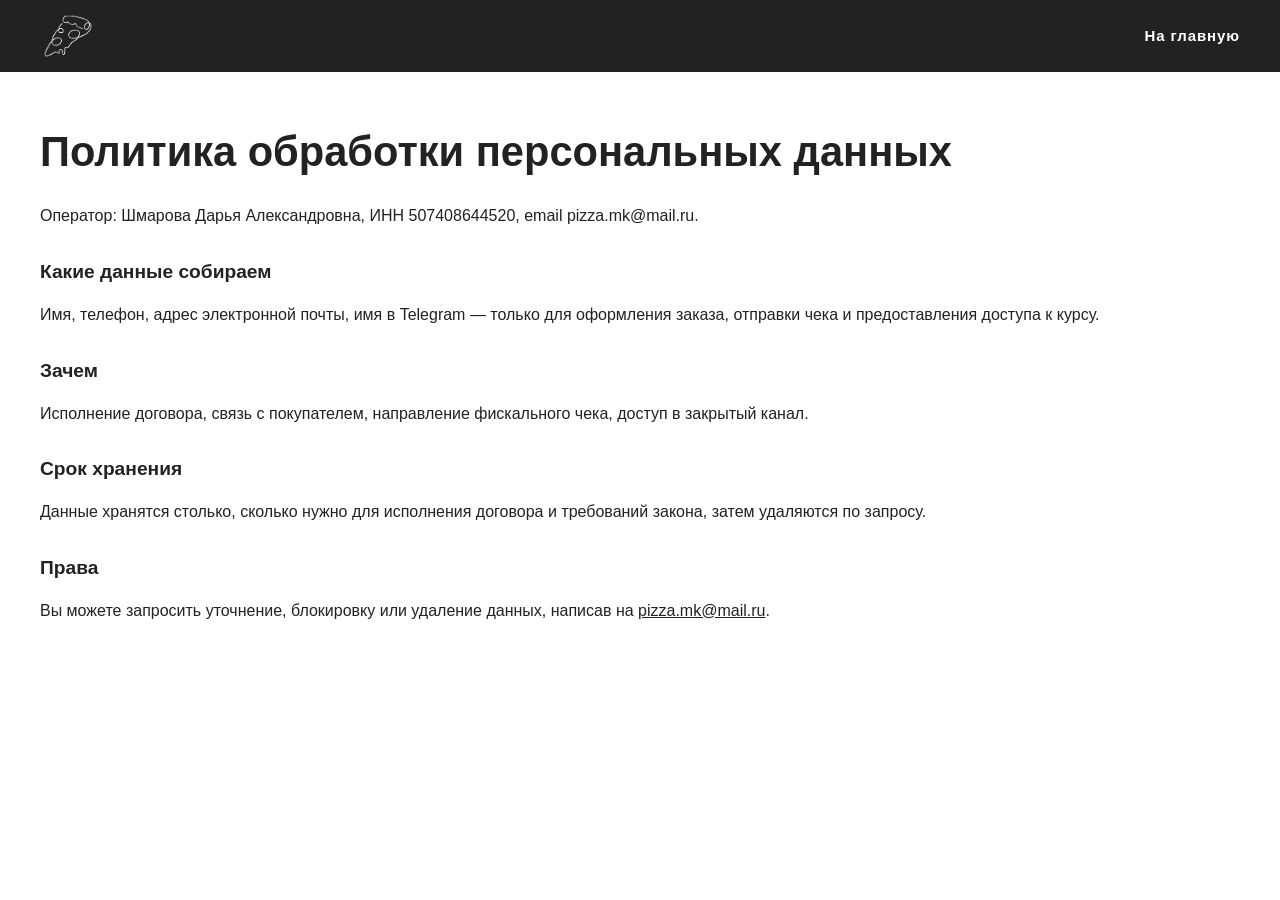
<file: politika.html>
<!DOCTYPE html>
<html lang="ru">
<head>
  <meta charset="utf-8" />
  <meta name="viewport" content="width=device-width, initial-scale=1" />
  <meta name="robots" content="noindex, nofollow" />
  <title>Политика конфиденциальности — МК стань Маэстро</title>
  <meta name="description" content="Политика обработки персональных данных курса «МК стань Маэстро». Оператор: Шмарова Дарья Александровна." />
  <link rel="icon" type="image/png" sizes="32x32" href="img/favicon-32.png" />
  <link rel="stylesheet" href="https://static.tildacdn.pub/css/fonts-tildasans.css" />
  <link rel="stylesheet" href="css/styles.css" />
</head>
<body>
  <header class="page-head">
    <div class="container header__inner">
      <a class="header__logo" href="index.html"><img src="img/logo.png" alt="МК стань Маэстро" width="56" height="50" /></a>
      <nav class="nav"><a href="index.html">На главную</a></nav>
    </div>
  </header>
  <main class="container legal-page">
    <h1>Политика обработки персональных данных</h1>
    <p>Оператор: Шмарова Дарья Александровна, ИНН 507408644520, email pizza.mk@mail.ru.</p>
    <h2>Какие данные собираем</h2>
    <p>Имя, телефон, адрес электронной почты, имя в Telegram — только для оформления заказа, отправки чека и предоставления доступа к курсу.</p>
    <h2>Зачем</h2>
    <p>Исполнение договора, связь с покупателем, направление фискального чека, доступ в закрытый канал.</p>
    <h2>Срок хранения</h2>
    <p>Данные хранятся столько, сколько нужно для исполнения договора и требований закона, затем удаляются по запросу.</p>
    <h2>Права</h2>
    <p>Вы можете запросить уточнение, блокировку или удаление данных, написав на <a href="mailto:pizza.mk@mail.ru">pizza.mk@mail.ru</a>.</p>
  </main>
</body>
</html>
</file>
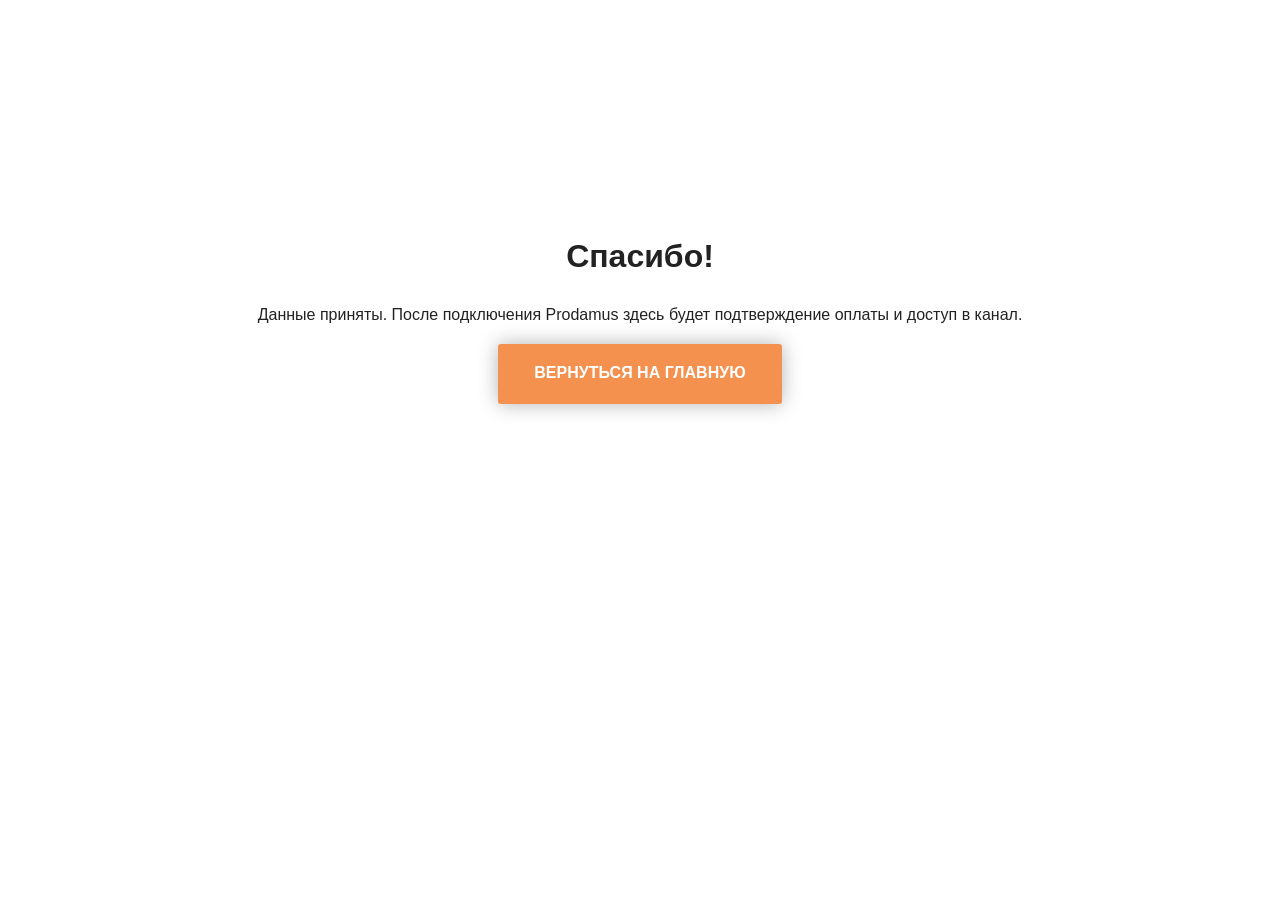
<file: spasibo.html>
<!DOCTYPE html>
<html lang="ru">
<head>
  <meta charset="utf-8" />
  <meta name="viewport" content="width=device-width, initial-scale=1" />
  <title>Заявка принята — МК стань Маэстро</title>
  <meta name="robots" content="noindex, nofollow" />
  <meta name="description" content="Заявка на курс принята. Доступ придёт после оплаты." />
  <link rel="icon" type="image/png" sizes="32x32" href="img/favicon-32.png" />
  <link rel="stylesheet" href="https://static.tildacdn.pub/css/fonts-tildasans.css" />
  <link rel="stylesheet" href="css/styles.css" />
</head>
<body>
  <main class="thanks">
    <div>
      <h1>Спасибо!</h1>
      <p>Данные приняты. После подключения Prodamus здесь будет подтверждение оплаты и доступ в канал.</p>
      <p><a class="btn" href="index.html">Вернуться на главную</a></p>
    </div>
  </main>
</body>
</html>
</file>
<file: css/styles.css>
:root {
  --accent: #f5914f;
  --accent-hover: #e07d38;
  --check: #ff8e0e;
  --star: #89e7ff;
  --ink: #222222;
  --black: #000000;
  --white: #ffffff;
  --muted: #6b6b6b;
  --line: #e8e8e8;
  --bg: #ffffff;
  --bg-soft: #f2f2f2;
  --bg-softer: #f5f5f5;
  --shadow: 0 8px 24px rgba(0, 0, 0, 0.18);
  --radius: 4px;
  --container: 1200px;
  --header-h: 100px;
  --font: "TildaSans", Arial, sans-serif;
}

*,
*::before,
*::after {
  box-sizing: border-box;
}

html {
  scroll-behavior: smooth;
}

html,
body {
  margin: 0;
  padding: 0;
}

body {
  font-family: var(--font);
  color: var(--ink);
  background: var(--bg);
  font-weight: 300;
  line-height: 1.55;
  -webkit-font-smoothing: antialiased;
}

img {
  max-width: 100%;
  height: auto;
  display: block;
}

a {
  color: inherit;
}

button,
input,
textarea {
  font: inherit;
}

.container {
  width: min(calc(100% - 32px), var(--container));
  margin-inline: auto;
}

.visually-hidden {
  position: absolute;
  width: 1px;
  height: 1px;
  padding: 0;
  margin: -1px;
  overflow: hidden;
  clip: rect(0, 0, 0, 0);
  border: 0;
}

/* Header */

.header {
  position: absolute;
  inset: 0 0 auto;
  z-index: 20;
  color: var(--white);
  transition: background 0.25s ease, border-color 0.25s ease, box-shadow 0.25s ease;
}

.header.is-solid:not(.is-open) {
  position: fixed;
  background: rgba(10, 8, 7, 0.86);
  backdrop-filter: blur(18px) saturate(1.15);
  border-bottom: 1px solid rgba(255, 255, 255, 0.08);
  box-shadow: 0 10px 30px rgba(0, 0, 0, 0.28);
}

.header__inner {
  display: grid;
  grid-template-columns: 1fr auto 1fr;
  align-items: center;
  min-height: var(--header-h);
  gap: 16px;
}

.header__logo img {
  width: 72px;
  height: auto;
}

.nav {
  display: flex;
  flex-wrap: wrap;
  justify-content: center;
  gap: 8px 28px;
}

.nav > a {
  position: relative;
  color: var(--white);
  text-decoration: none;
  font-weight: 600;
  font-size: 15px;
  letter-spacing: 0.06em;
  padding: 8px 0;
}

.nav > a::after {
  content: "";
  position: absolute;
  left: 0;
  right: 0;
  bottom: 4px;
  height: 1.5px;
  background: var(--accent);
  transform: scaleX(0);
  transform-origin: left;
  transition: transform 0.25s ease;
}

.nav > a:hover,
.nav > a:focus-visible,
.nav > a.is-active {
  color: var(--white);
}

.nav > a:hover::after,
.nav > a:focus-visible::after,
.nav > a.is-active::after {
  transform: scaleX(1);
}

.nav__extra {
  display: none;
}

.header__socials {
  display: flex;
  justify-content: flex-end;
  align-items: center;
  gap: 10px;
}

.header .social {
  width: 38px;
  height: 38px;
  color: var(--white);
  border: 1px solid rgba(255, 255, 255, 0.42);
  border-radius: 50%;
  display: grid;
  place-items: center;
  transition: background 0.2s ease, border-color 0.2s ease;
}

.header .social:hover,
.header .social:focus-visible {
  background: var(--accent);
  border-color: var(--accent);
  color: var(--white);
}

.header__cta {
  display: inline-flex;
  align-items: center;
  justify-content: center;
  min-height: 40px;
  padding: 0 16px;
  border-radius: 3px;
  background: var(--accent);
  color: var(--white);
  text-decoration: none;
  text-transform: uppercase;
  font-size: 12px;
  font-weight: 600;
  letter-spacing: 0.06em;
  white-space: nowrap;
}

.header__cta:hover,
.header__cta:focus-visible {
  background: var(--accent-hover);
  color: var(--white);
}

.social_fill {
  width: 44px;
  height: 44px;
  border-radius: 50%;
  background: var(--accent);
  color: var(--white);
  display: grid;
  place-items: center;
  margin-inline: auto;
}

.social_fill:hover {
  background: var(--accent-hover);
  color: var(--white);
}

.burger {
  display: none;
  width: 44px;
  height: 44px;
  border: 0;
  background: transparent;
  color: var(--white);
  justify-self: end;
  cursor: pointer;
  padding: 0;
}

.burger span,
.burger span::before,
.burger span::after {
  display: block;
  width: 22px;
  height: 1.5px;
  background: currentColor;
  position: relative;
  border-radius: 2px;
  transition: transform 0.25s ease, top 0.25s ease, background 0.25s ease;
}

.burger span::before,
.burger span::after {
  content: "";
  position: absolute;
  left: 0;
}

.burger span::before {
  top: -7px;
}

.burger span::after {
  top: 7px;
}

.header.is-open .burger span {
  background: transparent;
}

.header.is-open .burger span::before {
  top: 0;
  transform: rotate(45deg);
}

.header.is-open .burger span::after {
  top: 0;
  transform: rotate(-45deg);
}

body.is-nav-open {
  overflow: hidden;
}

@keyframes menuIn {
  from {
    opacity: 0;
    transform: translateY(16px);
  }
  to {
    opacity: 1;
    transform: none;
  }
}

/* Hero */

.hero {
  position: relative;
  min-height: 100svh;
  display: grid;
  place-items: center;
  color: var(--white);
  text-align: center;
  overflow: hidden;
}

.hero__media,
.cover__media {
  position: absolute;
  inset: 0;
}

.hero__media img,
.cover__media img {
  width: 100%;
  height: 100%;
  object-fit: cover;
}

.hero__shade {
  position: absolute;
  inset: 0;
  background: linear-gradient(to bottom, rgba(0, 0, 0, 0.6), rgba(0, 0, 0, 0.7));
}

.hero__content {
  position: relative;
  z-index: 1;
  width: min(860px, calc(100% - 32px));
  padding: calc(var(--header-h) + 24px) 0 80px;
}

.hero h1 {
  margin: 0 0 24px;
  font-size: clamp(2.2rem, 5.2vw, 72px);
  line-height: 1.17;
  font-weight: 600;
  letter-spacing: 1px;
}

.hero p {
  margin: 0 auto 32px;
  max-width: 860px;
  font-size: clamp(1.05rem, 1.8vw, 22px);
  font-weight: 300;
  line-height: 1.55;
}

.hero__arrow {
  position: absolute;
  left: 50%;
  bottom: 22px;
  z-index: 1;
  width: 38px;
  height: 18px;
  transform: translateX(-50%);
  color: var(--white);
  animation: bounce 1.6s ease-in-out infinite;
}

@keyframes bounce {
  0%,
  100% {
    transform: translate(-50%, 0);
  }
  50% {
    transform: translate(-50%, 8px);
  }
}

.btn {
  display: inline-flex;
  align-items: center;
  justify-content: center;
  min-height: 60px;
  min-width: 220px;
  padding: 16px 36px;
  border: 0;
  border-radius: 3px;
  background: var(--accent);
  color: var(--white);
  text-decoration: none;
  text-transform: uppercase;
  font-weight: 600;
  letter-spacing: 0;
  box-shadow: 0 0 20px rgba(0, 0, 0, 0.3);
  cursor: pointer;
}

.btn:hover,
.btn:focus-visible {
  background: var(--accent-hover);
}

.btn:focus-visible,
.nav > a:focus-visible,
.header .social:focus-visible,
.header__cta:focus-visible,
.burger:focus-visible {
  outline: 2px solid var(--accent);
  outline-offset: 3px;
}

.caps {
  text-transform: uppercase;
  letter-spacing: 0.04em;
}

.btn_ghost {
  box-shadow: none;
}

/* Sections */

.section {
  padding: clamp(80px, 12vw, 180px) 0;
}

.section_tight {
  padding: clamp(64px, 10vw, 165px) 0;
}

.section h2,
.block-title,
.author__text h2,
.cover h2 {
  margin: 0 0 16px;
  font-size: clamp(1.8rem, 3.6vw, 42px);
  line-height: 1.23;
  font-weight: 600;
  letter-spacing: 0;
  text-align: center;
}

.lead {
  margin: 0 auto;
  max-width: 560px;
  text-align: center;
  font-size: 20px;
  font-weight: 300;
  line-height: 1.55;
}

.split {
  display: grid;
  grid-template-columns: 1fr 1fr;
  align-items: center;
  gap: clamp(24px, 5vw, 64px);
}

.split__text {
  max-width: 500px;
  font-size: 20px;
  font-weight: 300;
  line-height: 1.55;
}

.split__text h2 {
  text-align: left;
}

.split_center .split__text,
.split_center .split__text h2 {
  text-align: center;
  margin-inline: auto;
}

.split_center .split__line {
  margin-inline: auto;
}

.split__line {
  width: 80px;
  height: 2px;
  margin: 18px 0;
  background: var(--ink);
}

.split__media img {
  width: 100%;
  height: 560px;
  object-fit: cover;
}

.author {
  background: var(--white);
}

.author__grid {
  display: grid;
  grid-template-columns: 1fr 1fr;
  min-height: 560px;
}

.author__photo img {
  width: 100%;
  height: 560px;
  object-fit: cover;
}

.author__text {
  display: grid;
  place-content: center;
  justify-items: center;
  text-align: center;
  padding: 48px 32px;
}

.author__text h2 {
  text-align: center;
}

.author__text p {
  margin: 0;
  font-size: 20px;
  font-weight: 300;
}

.split__media_shot img {
  height: auto;
  max-height: 640px;
  object-fit: contain;
  background: #f7f7f7;
}

.section_dark {
  background: var(--ink);
  color: var(--white);
}

.section_soft {
  background: var(--bg-soft);
}

.section_softer {
  background: var(--bg-softer);
}

/* Why telegram / trust lists */

.stack-list {
  display: grid;
  gap: 36px;
  max-width: 720px;
  margin: 48px auto 0;
}

.stack-item {
  display: grid;
  grid-template-columns: 48px 1fr;
  gap: 18px;
  align-items: start;
}

.icon-mask {
  width: 40px;
  height: 40px;
  background: currentColor;
  mask: var(--icon) center / contain no-repeat;
}

.icon-check {
  color: var(--check);
  --icon: url("../img/icons/check.svg");
}

.icon-star {
  color: var(--star);
  --icon: url("../img/icons/star.svg");
}

.stack-item h3 {
  margin: 0 0 8px;
  font-size: 20px;
  font-weight: 600;
}

.stack-item__lead {
  margin: 0 0 8px;
  font-weight: 700;
  letter-spacing: 0.04em;
  text-transform: uppercase;
  font-size: 0.95rem;
}

.stack-item p {
  margin: 0;
}

/* Program cards */

#program h2 {
  margin-bottom: 90px;
}

.cards {
  display: grid;
  grid-template-columns: repeat(3, 1fr);
  gap: 48px 24px;
  margin-top: 0;
}

.card {
  text-align: center;
}

.card img {
  width: 80px;
  height: 80px;
  margin: 0 auto 20px;
  object-fit: contain;
}

.card h3 {
  margin: 0 0 12px;
  font-size: 30px;
  font-weight: 600;
  line-height: 1.17;
}

.card p {
  margin: 0;
  font-size: 18px;
  font-weight: 300;
  line-height: 1.55;
}

/* Price cover */

.cover {
  position: relative;
  min-height: 560px;
  display: grid;
  place-items: center;
  color: var(--white);
  text-align: center;
  overflow: hidden;
}

.cover_full {
  min-height: 100svh;
}

.cover__shade {
  position: absolute;
  inset: 0;
  background: linear-gradient(to bottom, rgba(0, 0, 0, 0.8), rgba(0, 0, 0, 0.9));
}

.cover__content {
  position: relative;
  z-index: 1;
  width: min(640px, calc(100% - 32px));
  padding: 64px 0;
}

.cover h2 {
  color: var(--white);
}

.price {
  display: flex;
  align-items: baseline;
  justify-content: center;
  gap: 16px;
  margin: 18px 0 10px;
}

.price__now {
  font-size: clamp(2.6rem, 6vw, 4.2rem);
  font-weight: 600;
  line-height: 1;
}

.price__old {
  font-size: 1.4rem;
  text-decoration: line-through;
  opacity: 0.75;
}

/* Reviews */

.reviews {
  display: grid;
  grid-template-columns: 1fr 1fr;
  gap: 48px 32px;
  margin-top: 56px;
}

.review {
  display: grid;
  grid-template-columns: 92px 1fr;
  gap: 20px;
  align-items: center;
}

.review img {
  width: 92px;
  height: 92px;
  border-radius: 50%;
  object-fit: cover;
}

.review p {
  margin: 0 0 10px;
  font-size: 0.95rem;
}

.review cite {
  font-style: normal;
  font-weight: 700;
  font-size: 0.9rem;
}

/* Form */

.form {
  display: grid;
  gap: 14px;
  max-width: 420px;
  margin: 28px auto 0;
  text-align: left;
}

.form input {
  width: 100%;
  min-height: 50px;
  padding: 12px 14px;
  border: 1px solid rgba(255, 255, 255, 0.55);
  border-radius: 3px;
  background: transparent;
  color: var(--white);
}

.form input::placeholder {
  color: rgba(255, 255, 255, 0.72);
}

.form button {
  width: 100%;
}

.form__note {
  margin: 12px 0 0;
  font-size: 0.82rem;
  text-align: center;
  opacity: 0.85;
}

.form__note a {
  color: var(--accent);
}

.form__error {
  display: none;
  margin: 0;
  color: #ffb4b4;
  font-size: 0.9rem;
}

.form.is-error .form__error {
  display: block;
}

/* Contacts */

.contacts {
  text-align: center;
}

.contacts a {
  color: var(--ink);
  text-decoration: none;
  font-weight: 700;
}

.contacts a:hover {
  color: var(--accent);
}

.contacts .social_fill,
.contacts .social_fill:hover {
  color: var(--white);
}

.contacts__list {
  display: grid;
  gap: 8px;
  margin: 24px 0 20px;
  font-size: 1.35rem;
}

/* Footer */

.footer {
  background: var(--black);
  color: #d8d8d8;
  padding: 36px 0;
  font-size: 0.92rem;
  text-align: center;
}

.footer a {
  color: var(--accent);
}

.legal-page {
  padding: 48px 0 80px;
}

.legal-page h1 {
  margin: 0 0 20px;
  font-size: clamp(1.8rem, 4vw, 2.6rem);
}

.legal-page h2 {
  margin: 28px 0 10px;
  font-size: 1.2rem;
  text-align: left;
}

.thanks {
  min-height: 70svh;
  display: grid;
  place-items: center;
  text-align: center;
  padding: 40px 16px;
}

/* Inner header on legal pages */

.page-head {
  position: sticky;
  top: 0;
  z-index: 20;
  background: var(--ink);
  color: var(--white);
}

.page-head .header__inner {
  display: flex;
  justify-content: space-between;
  min-height: 72px;
}

.page-head .nav {
  display: flex;
}

.page-head .header__logo img {
  width: 56px;
}

@media (max-width: 980px) {
  .header {
    position: absolute;
    background: transparent;
  }

  .header__inner {
    grid-template-columns: auto 1fr auto;
  }

  .header__cta {
    display: none;
  }

  .burger {
    display: grid;
    place-items: center;
  }

  .nav {
    display: none;
  }

  .nav > a::after {
    display: none;
  }

  .header.is-open {
    position: fixed;
    inset: 0;
    height: 100svh;
    background: #0a0908;
  }

  .header.is-open::before,
  .header.is-open::after {
    content: "";
    position: absolute;
    inset: 0;
    pointer-events: none;
  }

  .header.is-open::before {
    background: url("../img/hero.jpeg") center / cover no-repeat;
    opacity: 0.28;
  }

  .header.is-open::after {
    background: linear-gradient(180deg, rgba(8, 6, 5, 0.55) 0%, rgba(8, 6, 5, 0.88) 100%);
  }

  .header.is-open .header__inner {
    position: relative;
    z-index: 1;
    grid-template-columns: 1fr;
    grid-template-rows: auto 1fr auto;
    height: 100%;
    align-items: stretch;
    justify-items: stretch;
    padding-top: 18px;
    padding-bottom: 36px;
  }

  .header.is-open .header__logo {
    justify-self: start;
  }

  .header.is-open .nav {
    display: flex;
    position: static;
    flex-direction: column;
    align-items: center;
    justify-content: center;
    background: transparent;
    padding: 0;
    gap: 6px;
    counter-reset: item;
  }

  .header.is-open .nav > a {
    counter-increment: item;
    display: grid;
    justify-items: center;
    gap: 6px;
    font-size: 28px;
    letter-spacing: 0.12em;
    text-transform: uppercase;
    padding: 10px 0;
    animation: menuIn 0.5s ease both;
  }

  .header.is-open .nav > a:nth-child(1) { animation-delay: 0.04s; }
  .header.is-open .nav > a:nth-child(2) { animation-delay: 0.1s; }
  .header.is-open .nav > a:nth-child(3) { animation-delay: 0.16s; }
  .header.is-open .nav > a:nth-child(4) { animation-delay: 0.22s; }
  .header.is-open .nav > a:nth-child(5) { animation-delay: 0.28s; }

  .header.is-open .nav > a::before {
    content: counter(item, decimal-leading-zero);
    font-size: 11px;
    font-weight: 600;
    letter-spacing: 0.22em;
    color: var(--accent);
  }

  .header.is-open .nav > a.is-active,
  .header.is-open .nav > a:hover {
    color: var(--accent);
  }

  .header.is-open .nav__extra {
    display: grid;
    justify-items: center;
    gap: 14px;
    margin-top: 22px;
    animation: menuIn 0.5s ease 0.34s both;
  }

  .header.is-open .nav__phone {
    color: rgba(255, 255, 255, 0.78);
    text-decoration: none;
    font-size: 15px;
    font-weight: 500;
    letter-spacing: 0.08em;
  }

  .header.is-open .header__socials {
    justify-content: center;
  }

  .header.is-open .burger {
    position: absolute;
    top: 18px;
    right: 8px;
  }

  .page-head .nav {
    display: flex;
    position: static;
    background: transparent;
    padding: 0;
    flex-direction: row;
  }

  .split,
  .reviews,
  .cards,
  .author__grid {
    grid-template-columns: 1fr;
  }

  .author__photo img,
  .split__media img {
    height: min(420px, 70vw);
  }

  #program h2 {
    margin-bottom: 45px;
  }

  .split__text h2,
  .split__text {
    text-align: center;
    margin-inline: auto;
  }

  .split__line {
    margin-inline: auto;
  }

  .cards {
    gap: 36px;
  }

  .review {
    justify-items: center;
    text-align: center;
    grid-template-columns: 1fr;
  }

  .review img {
    margin-inline: auto;
  }
}

@media (min-width: 640px) and (max-width: 980px) {
  .cards,
  .reviews {
    grid-template-columns: 1fr 1fr;
  }
}

@media (prefers-reduced-motion: reduce) {
  html {
    scroll-behavior: auto;
  }

  .hero__arrow {
    animation: none;
  }

  .header.is-open .nav > a,
  .header.is-open .nav__extra {
    animation: none;
  }
}

.stickies {
  position: fixed;
  right: 16px;
  bottom: 20px;
  z-index: 18;
  display: grid;
  gap: 10px;
}

.sticky {
  position: relative;
  width: 52px;
  height: 52px;
  display: grid;
  place-items: center;
  border-radius: 50%;
  background: #222;
  color: #fff;
  box-shadow: 0 8px 20px rgba(0, 0, 0, 0.28);
  text-decoration: none;
}

.sticky:hover,
.sticky:focus-visible {
  background: #111;
  color: #fff;
}

.sticky_wa {
  background: #25d366;
}

.sticky_wa:hover,
.sticky_wa:focus-visible {
  background: #1ebe5d;
}

.sticky_ig {
  background: #e1306c;
}

.sticky_ig:hover,
.sticky_ig:focus-visible {
  background: #c13584;
}

.sticky_buy {
  background: var(--accent);
}

.sticky_buy:hover,
.sticky_buy:focus-visible {
  background: var(--accent-hover);
}

.sticky::after {
  content: attr(data-label);
  position: absolute;
  right: calc(100% + 10px);
  padding: 6px 10px;
  border-radius: 4px;
  background: #111;
  color: #fff;
  font-size: 13px;
  font-weight: 500;
  white-space: nowrap;
  opacity: 0;
  pointer-events: none;
  transform: translateX(6px);
}

.sticky:hover::after,
.sticky:focus-visible::after {
  opacity: 1;
  transform: none;
}

.header.is-open ~ .stickies {
  opacity: 0;
  visibility: hidden;
  pointer-events: none;
}

.sticky_buy.is-away {
  display: none;
}

@media (prefers-reduced-motion: reduce) {
  .sticky::after {
    transform: none;
  }
}

@media (max-width: 480px) {
  .header__logo img {
    width: 56px;
  }

  .header.is-open .nav > a {
    font-size: 22px;
    letter-spacing: 0.1em;
    padding: 8px 0;
  }

  .stickies {
    right: 10px;
    bottom: 12px;
    gap: 8px;
  }

  .sticky {
    width: 46px;
    height: 46px;
  }

  .sticky::after {
    display: none;
  }

  .price {
    flex-direction: column;
    align-items: center;
    gap: 6px;
  }
}
</file>
